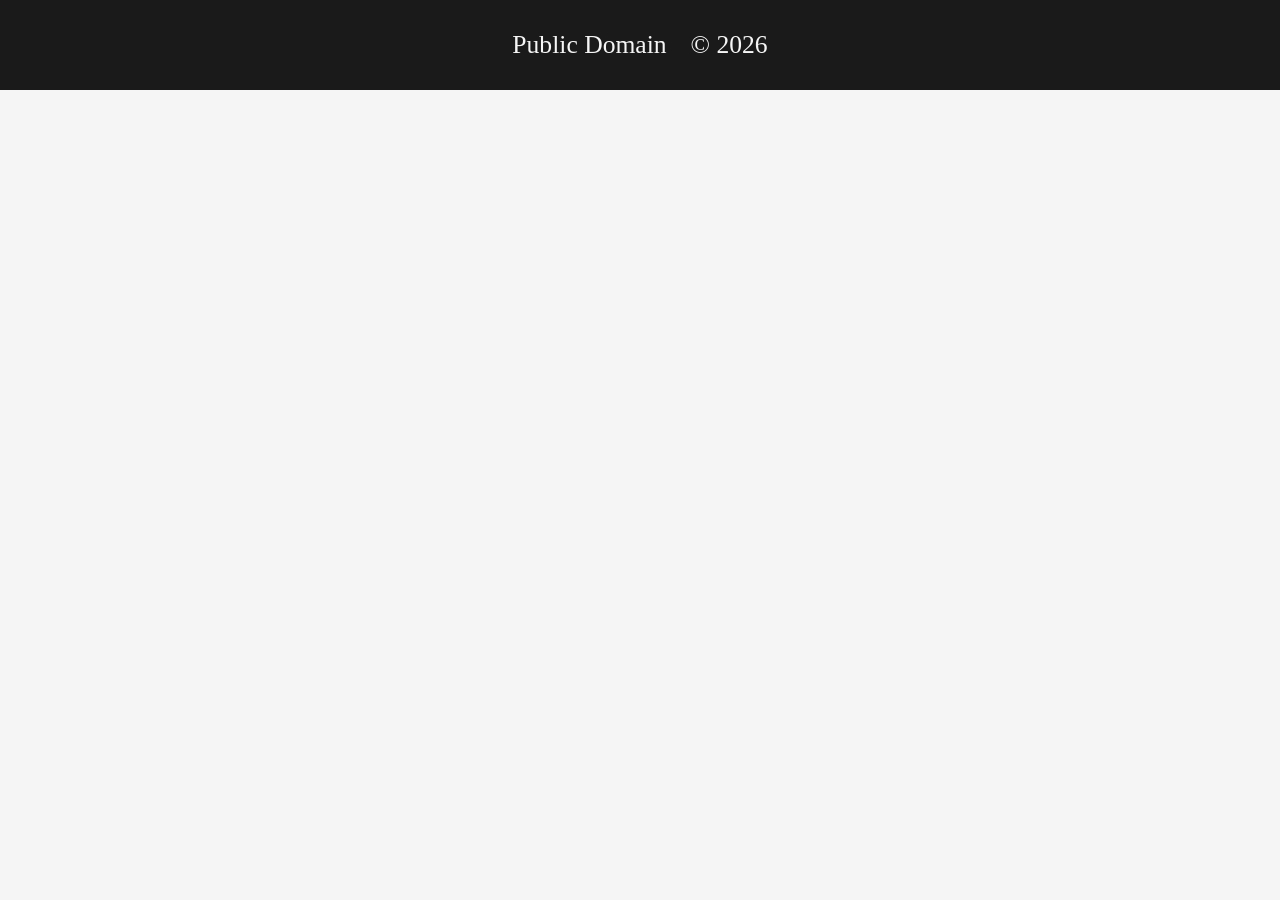
<file: index.html>
﻿<!DOCTYPE html>
<html lang="en">
<head>
    <meta http-equiv="refresh" content="0; url=Main/">
    <title>Title</title>
    <link rel="stylesheet" href="styles/base.css">
    <link rel="icon" href="assets/images/logo.png">
</head>
<body>
<div>200 Если перенос не сработал, перейдите по <a href="Main/">ссылке</a></div>
</body>
</html>
</file>
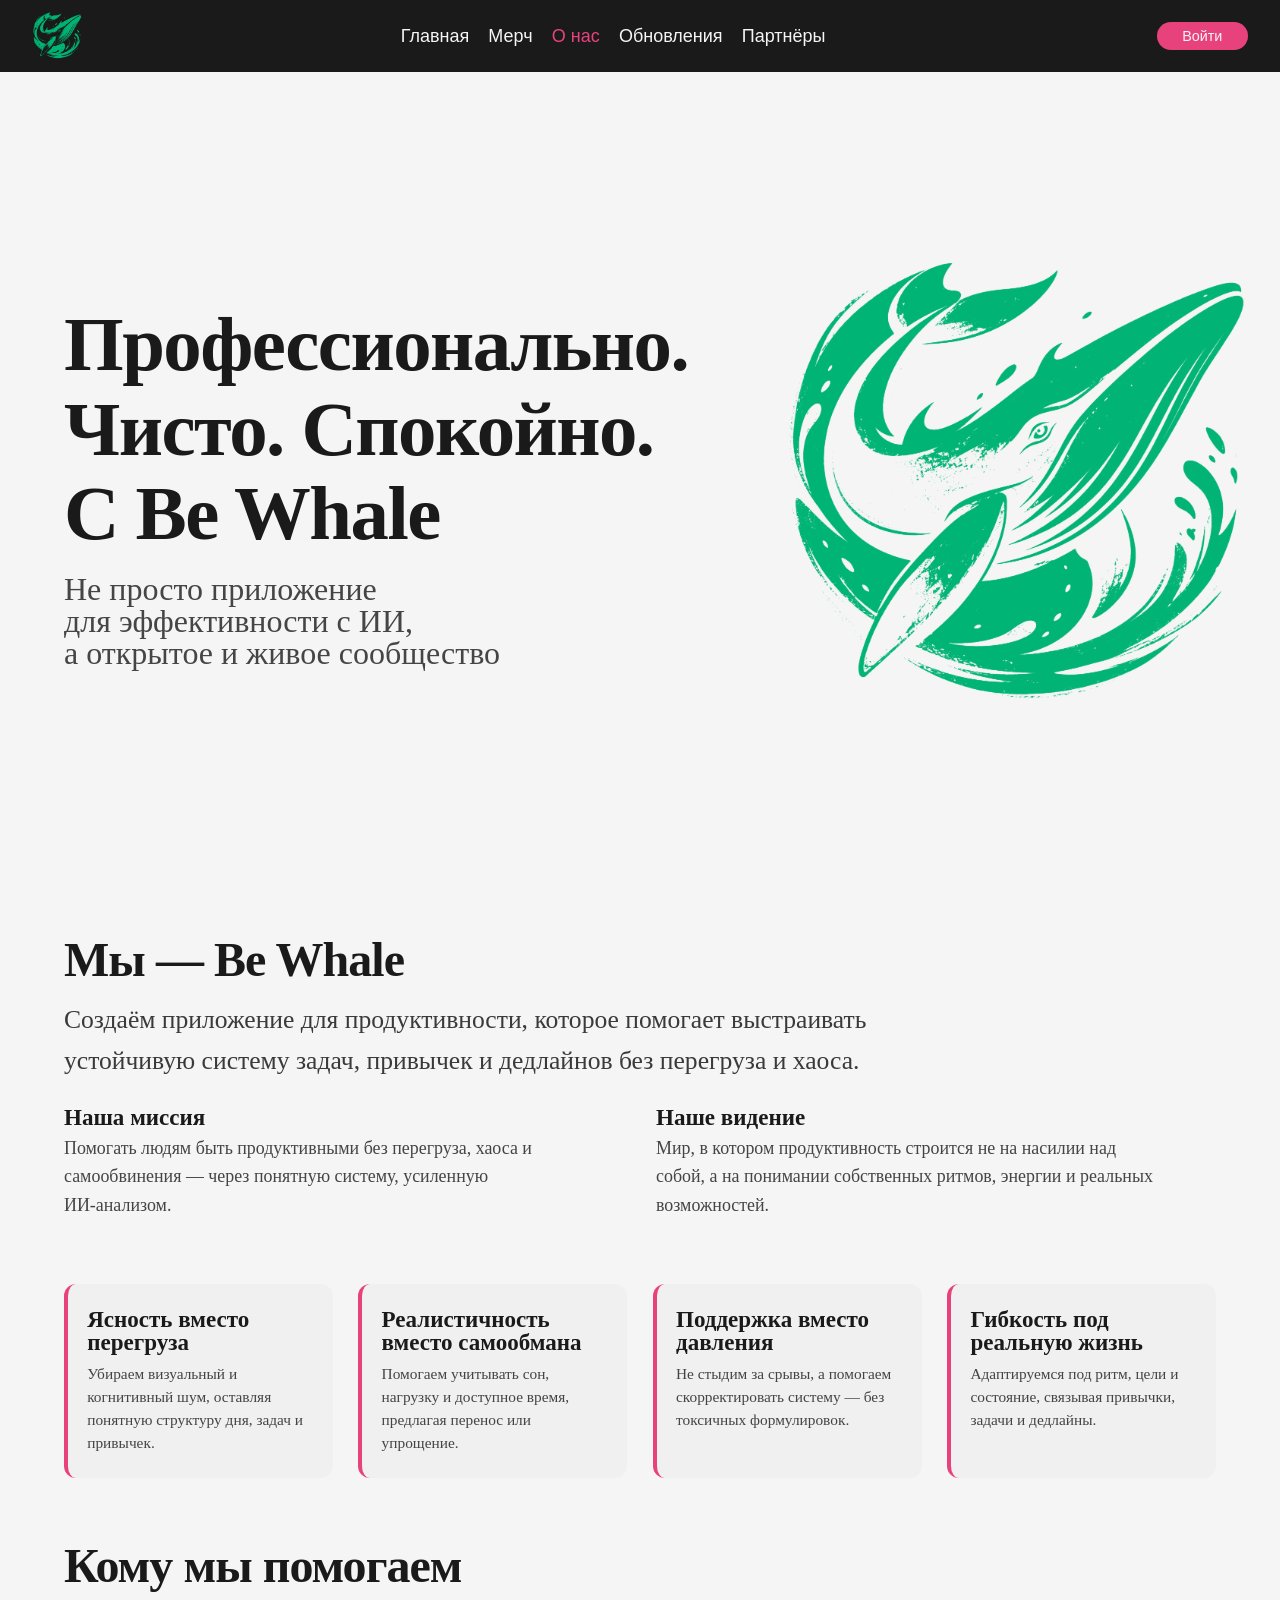
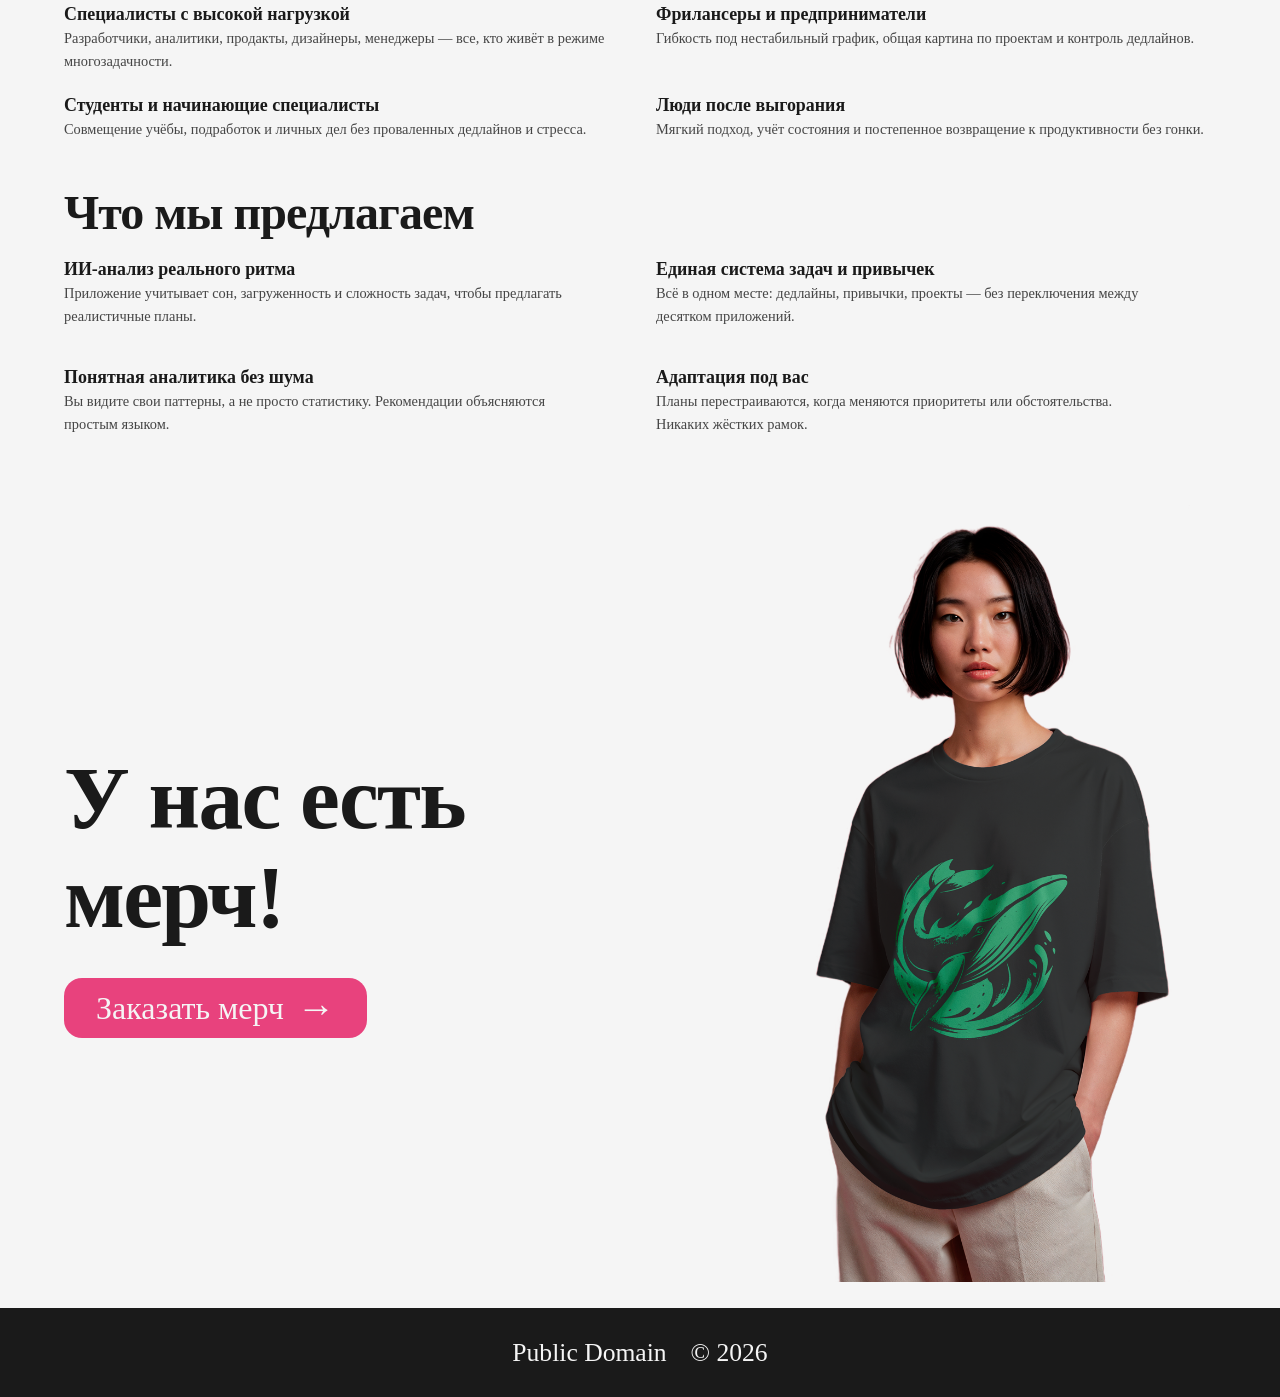
<file: About/index.html>
﻿<!DOCTYPE html>
<html lang="ru">
<head>
    <meta charset="UTF-8" />
    <title>О нас | Be Whale</title>
    <link rel="stylesheet" href="../styles/base.css" />
    <script src="../preload.js" defer data-base="../"></script>
    <script src="../anchor-scroll.js" defer></script>
    <link rel="icon" href="../assets/images/logo.png" />
    <meta name="viewport" content="width=device-width, initial-scale=1.0" />
</head>
<body>

<site-navigation base="../"></site-navigation>
<hero-banner base="../"></hero-banner>

<!-- ===== ОБНОВЛЁННАЯ СТРАНИЦА "О НАС" ===== -->
<section class="about-section">
    <div class="about-container">

        <!-- Кто мы (миссия + видение) -->
        <div class="about-block about-intro">
            <h2>Мы — Be Whale</h2>
            <p class="lead">
                Создаём приложение для продуктивности, которое помогает выстраивать устойчивую систему задач, привычек и дедлайнов без перегруза и хаоса.
            </p>
            <div class="mission-vision">
                <div>
                    <h3>Наша миссия</h3>
                    <p>Помогать людям быть продуктивными без перегруза, хаоса и самообвинения — через понятную систему, усиленную ИИ‑анализом.</p>
                </div>
                <div>
                    <h3>Наше видение</h3>
                    <p>Мир, в котором продуктивность строится не на насилии над собой, а на понимании собственных ритмов, энергии и реальных возможностей.</p>
                </div>
            </div>
        </div>

        <!-- Наши ценности (4 столбца) -->
        <div class="about-values">
            <div class="value-item">
                <h3>Ясность вместо перегруза</h3>
                <p>Убираем визуальный и когнитивный шум, оставляя понятную структуру дня, задач и привычек.</p>
            </div>
            <div class="value-item">
                <h3>Реалистичность вместо самообмана</h3>
                <p>Помогаем учитывать сон, нагрузку и доступное время, предлагая перенос или упрощение.</p>
            </div>
            <div class="value-item">
                <h3>Поддержка вместо давления</h3>
                <p>Не стыдим за срывы, а помогаем скорректировать систему — без токсичных формулировок.</p>
            </div>
            <div class="value-item">
                <h3>Гибкость под реальную жизнь</h3>
                <p>Адаптируемся под ритм, цели и состояние, связывая привычки, задачи и дедлайны.</p>
            </div>
        </div>

        <!-- Для кого мы -->
        <div class="about-block about-audience">
            <h2>Кому мы помогаем</h2>
            <div class="audience-grid">
                <div>
                    <h4>Специалисты с высокой нагрузкой</h4>
                    <p>Разработчики, аналитики, продакты, дизайнеры, менеджеры — все, кто живёт в режиме многозадачности.</p>
                </div>
                <div>
                    <h4>Фрилансеры и предприниматели</h4>
                    <p>Гибкость под нестабильный график, общая картина по проектам и контроль дедлайнов.</p>
                </div>
                <div>
                    <h4>Студенты и начинающие специалисты</h4>
                    <p>Совмещение учёбы, подработок и личных дел без проваленных дедлайнов и стресса.</p>
                </div>
                <div>
                    <h4>Люди после выгорания</h4>
                    <p>Мягкий подход, учёт состояния и постепенное возвращение к продуктивности без гонки.</p>
                </div>
            </div>
        </div>

        <!-- Что мы предлагаем (вместо ключевых характеристик) -->
        <div class="about-block about-offer">
            <h2>Что мы предлагаем</h2>
            <div class="offer-grid">
                <div class="offer-item">
                    <h4>ИИ‑анализ реального ритма</h4>
                    <p>Приложение учитывает сон, загруженность и сложность задач, чтобы предлагать реалистичные планы.</p>
                </div>
                <div class="offer-item">
                    <h4>Единая система задач и привычек</h4>
                    <p>Всё в одном месте: дедлайны, привычки, проекты — без переключения между десятком приложений.</p>
                </div>
                <div class="offer-item">
                    <h4>Понятная аналитика без шума</h4>
                    <p>Вы видите свои паттерны, а не просто статистику. Рекомендации объясняются простым языком.</p>
                </div>
                <div class="offer-item">
                    <h4>Адаптация под вас</h4>
                    <p>Планы перестраиваются, когда меняются приоритеты или обстоятельства. Никаких жёстких рамок.</p>
                </div>
            </div>
        </div>

    </div>
</section>

<merch-banner base="../"></merch-banner>

<footer class="site-footer">
    <span class="license">Public Domain</span>
    <span class="copyright">© 2026</span>
</footer>

<script type="module" src="../components/merch.js"></script>
<script type="module" src="../components/hero.js"></script>
<script type="module" src="../components/nav.js"></script>
</body>
</html>
</file>
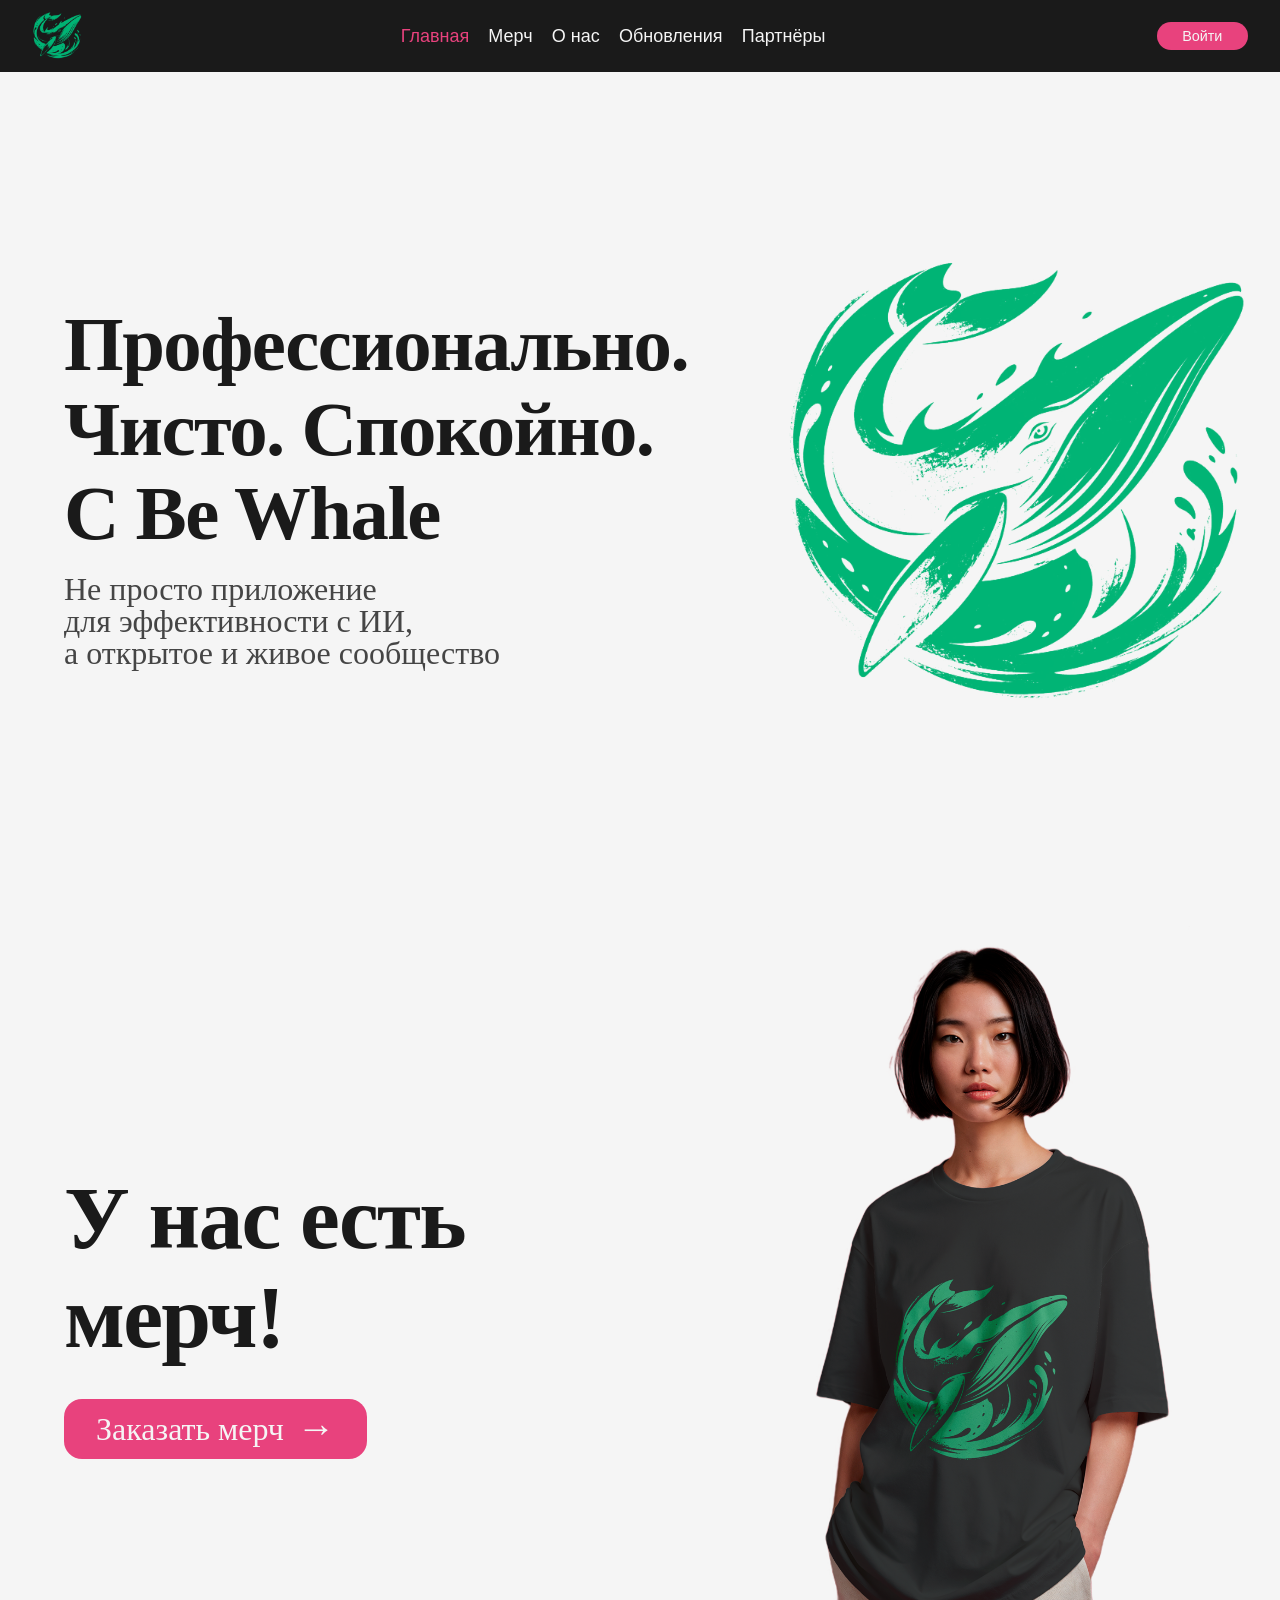
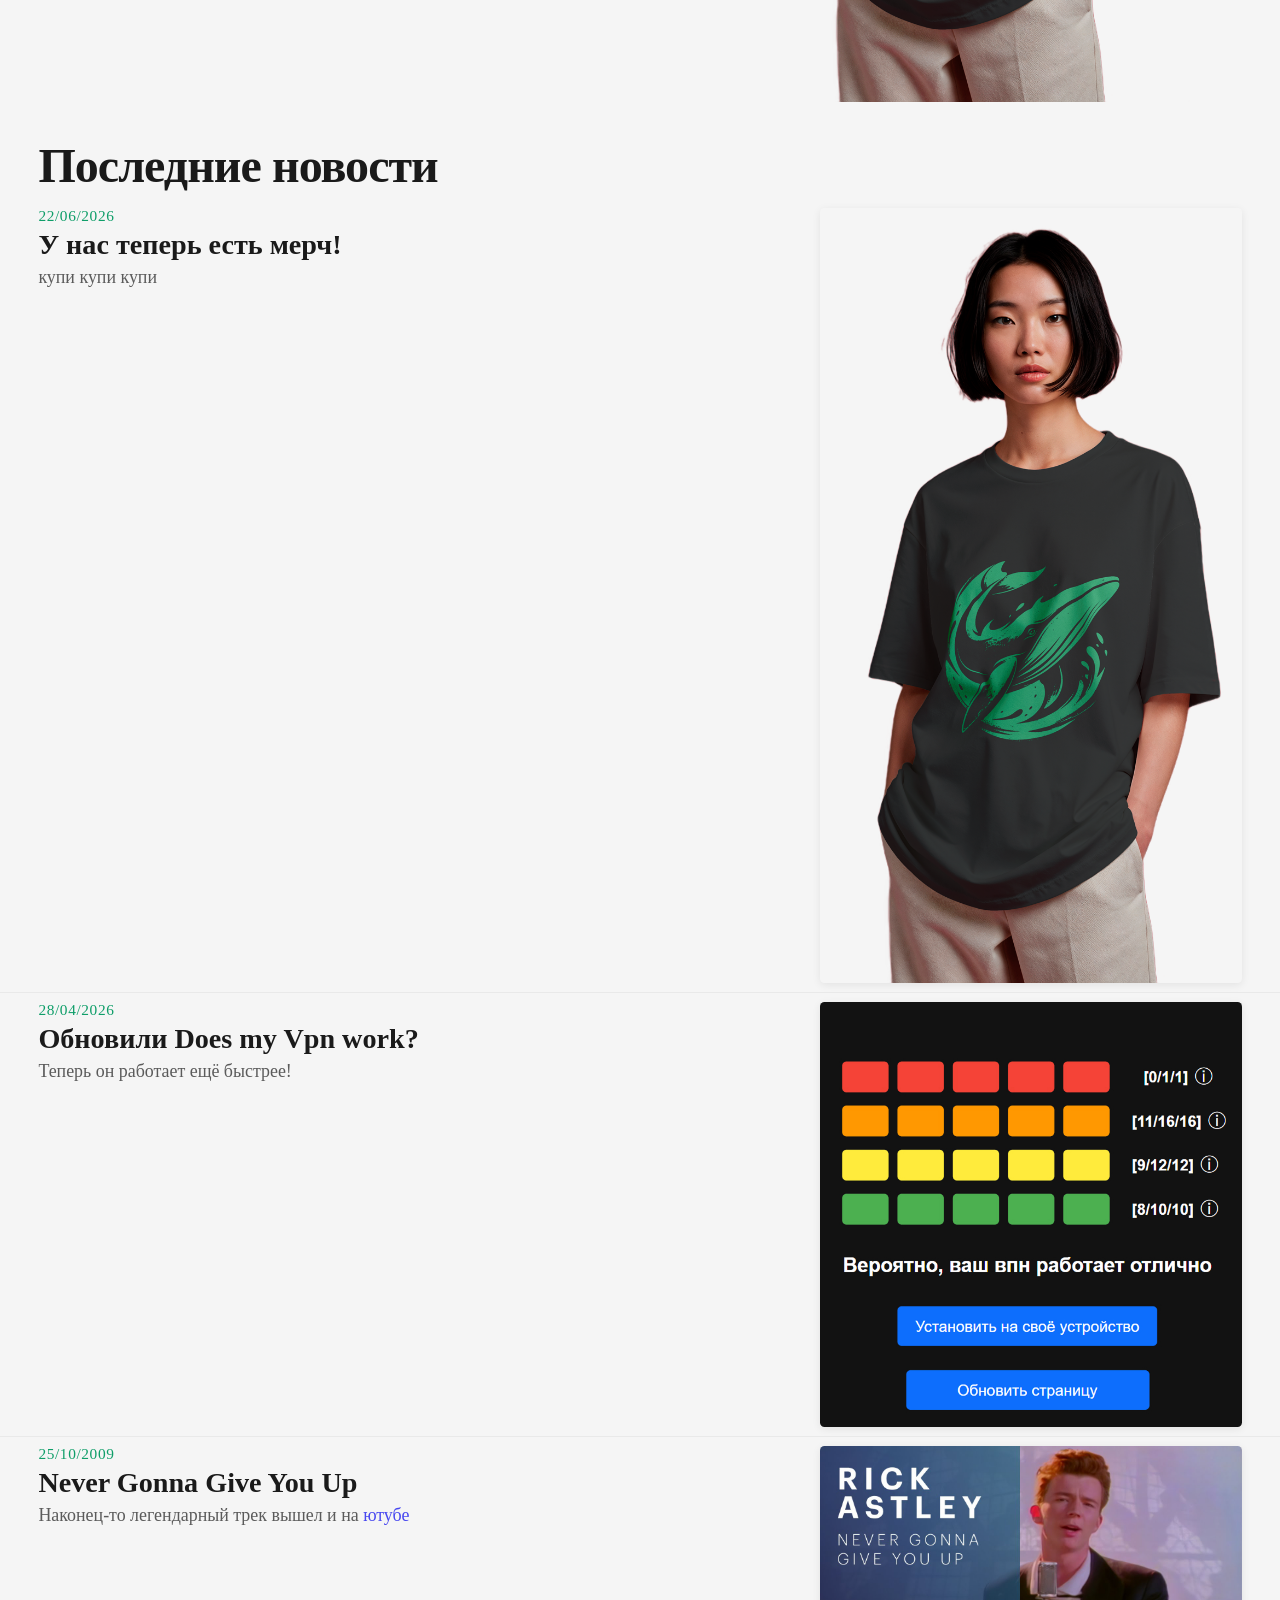
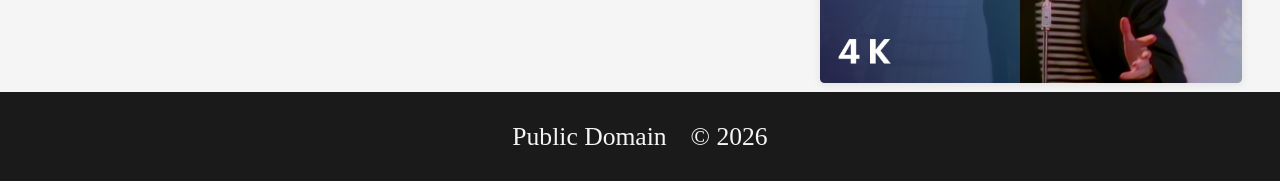
<file: Main/index.html>
﻿<!DOCTYPE html>
<html lang="en">
<head>
    <meta charset="UTF-8">
    <title>Главная | Be Whale</title>
    <link rel="stylesheet" href="../styles/base.css">
    <script src="../preload.js" defer data-base="../"></script>
    <script src="../anchor-scroll.js" defer></script>
    <link rel="icon" href="../assets/images/logo.png">
    <meta name="viewport" content="width=device-width, initial-scale=1.0">
</head>
<body>

<site-navigation base="../"></site-navigation>
<hero-banner base="../"></hero-banner>
<merch-banner base="../"></merch-banner>
<news-banner base="../" src="data/json/updates.json"></news-banner>

<footer class="site-footer">
    <span class="license">Public Domain</span>
    <span class="copyright">© 2026</span>
</footer>

<script type="module" src="../components/news.js"></script>
<script type="module" src="../components/merch.js"></script>
<script type="module" src="../components/hero.js"></script>
<script type="module" src="../components/nav.js"></script>
</body>
</html>
</file>
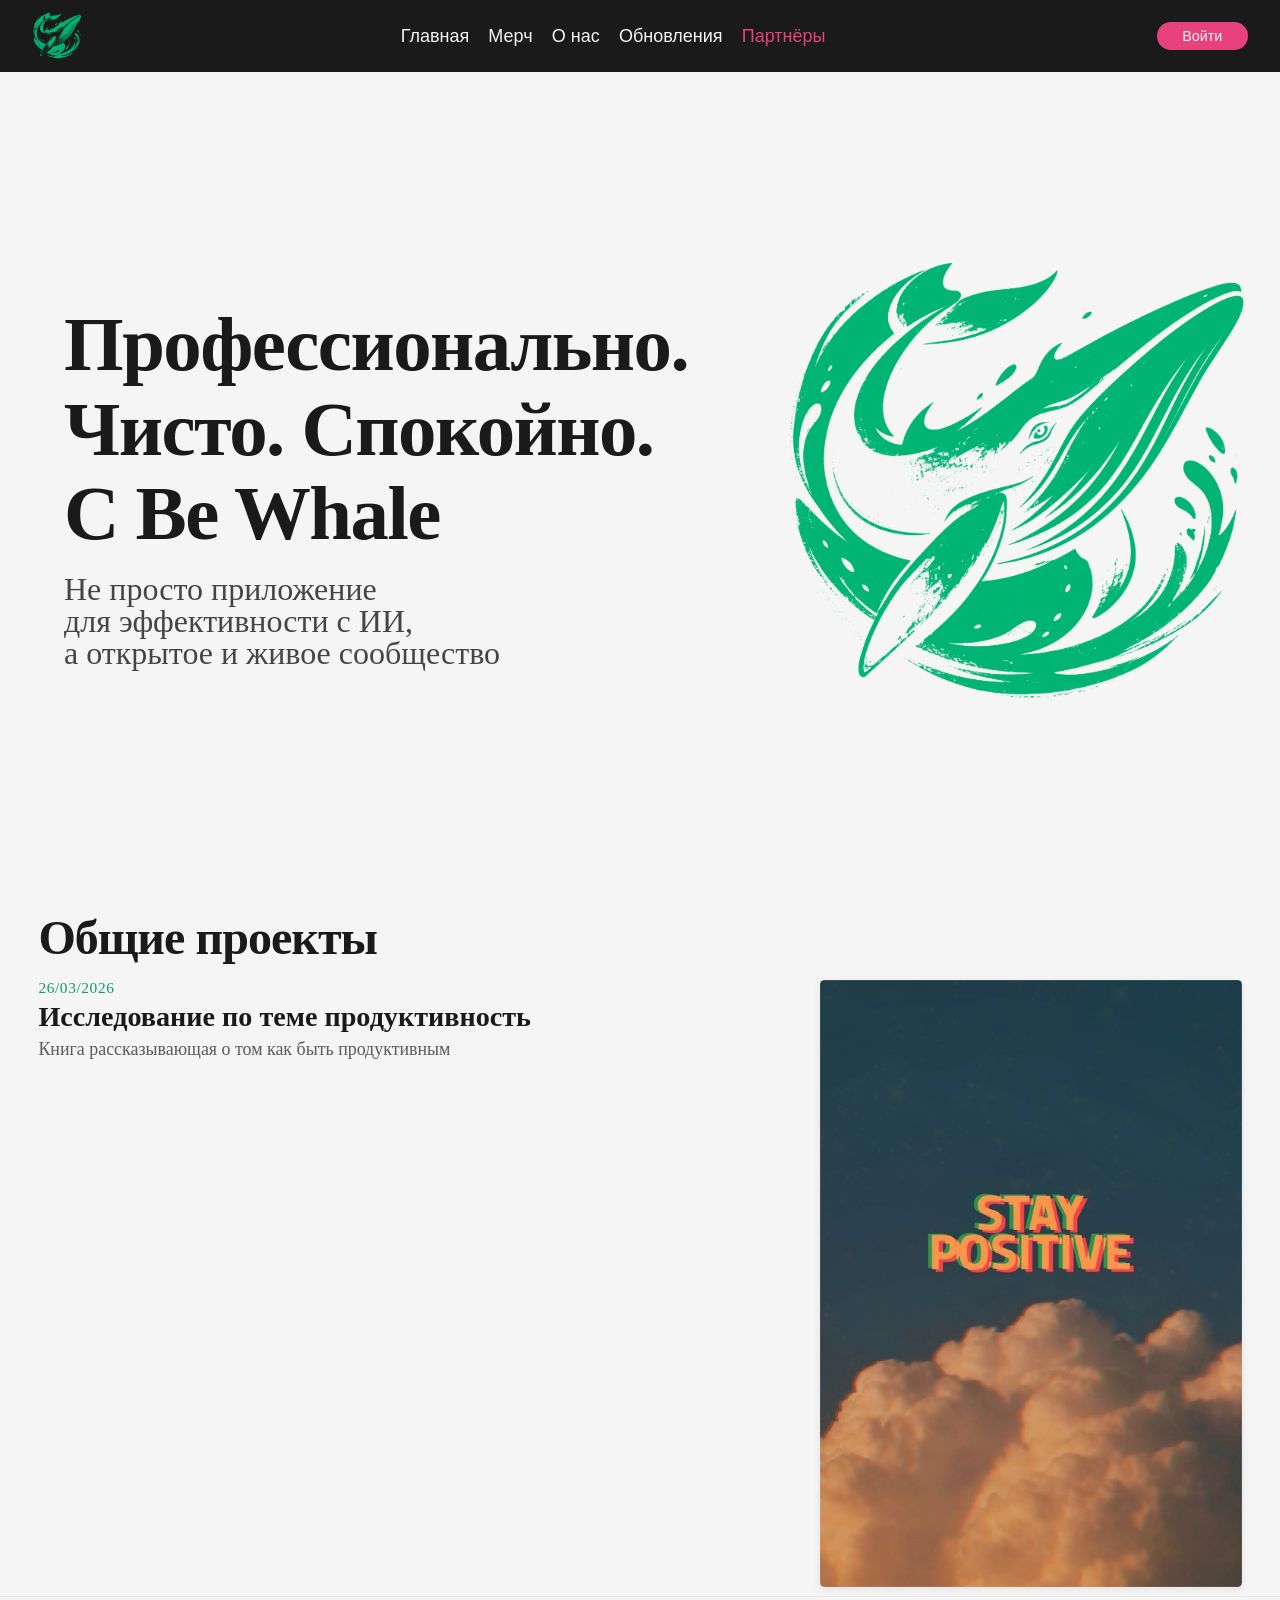
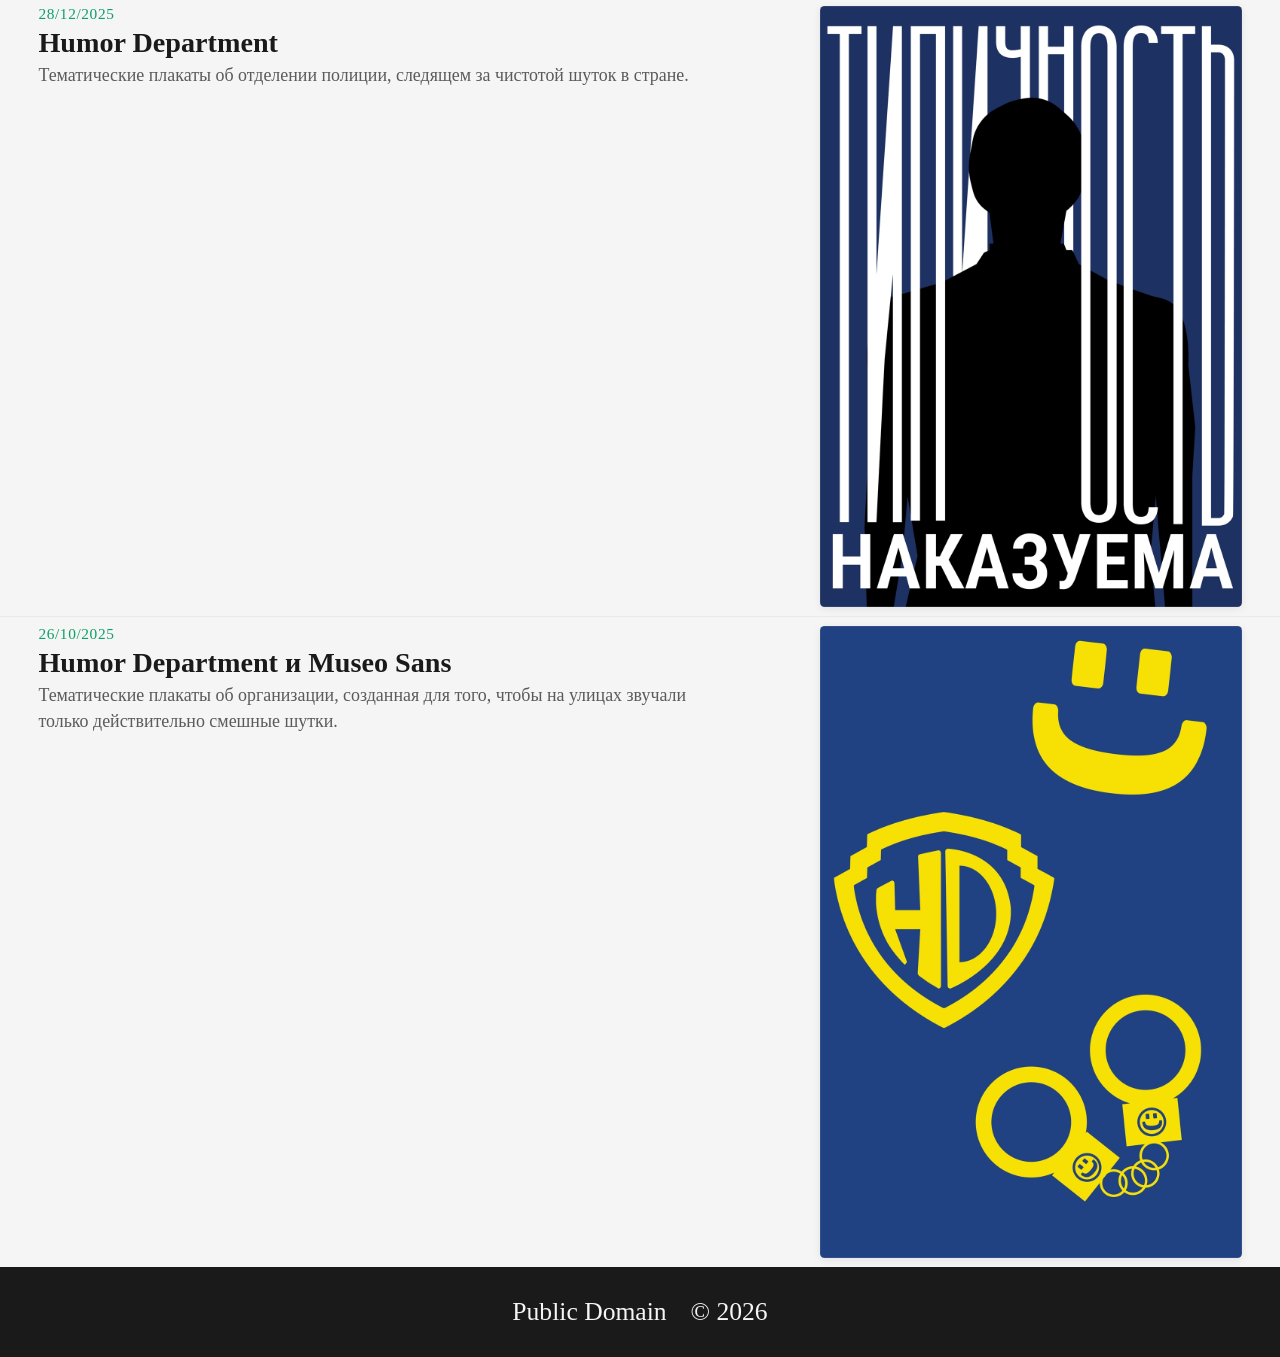
<file: Partners/index.html>
﻿<!DOCTYPE html>
<html lang="en">
<head>
    <meta charset="UTF-8">
    <title>Партнёры | Be Whale</title>
    <link rel="stylesheet" href="../styles/base.css">
    <script src="../preload.js" defer data-base="../"></script>
    <script src="../anchor-scroll.js" defer></script>
    <link rel="icon" href="../assets/images/logo.png">
    <meta name="viewport" content="width=device-width, initial-scale=1.0">
</head>
<body>

<site-navigation base="../"></site-navigation>
<hero-banner base="../"></hero-banner>
<news-banner base="../" src="data/json/projects.json"></news-banner>

<footer class="site-footer">
    <span class="license">Public Domain</span>
    <span class="copyright">© 2026</span>
</footer>

<script type="module" src="../components/news.js"></script>
<script type="module" src="../components/hero.js"></script>
<script type="module" src="../components/nav.js"></script>
</body>
</html>
</file>
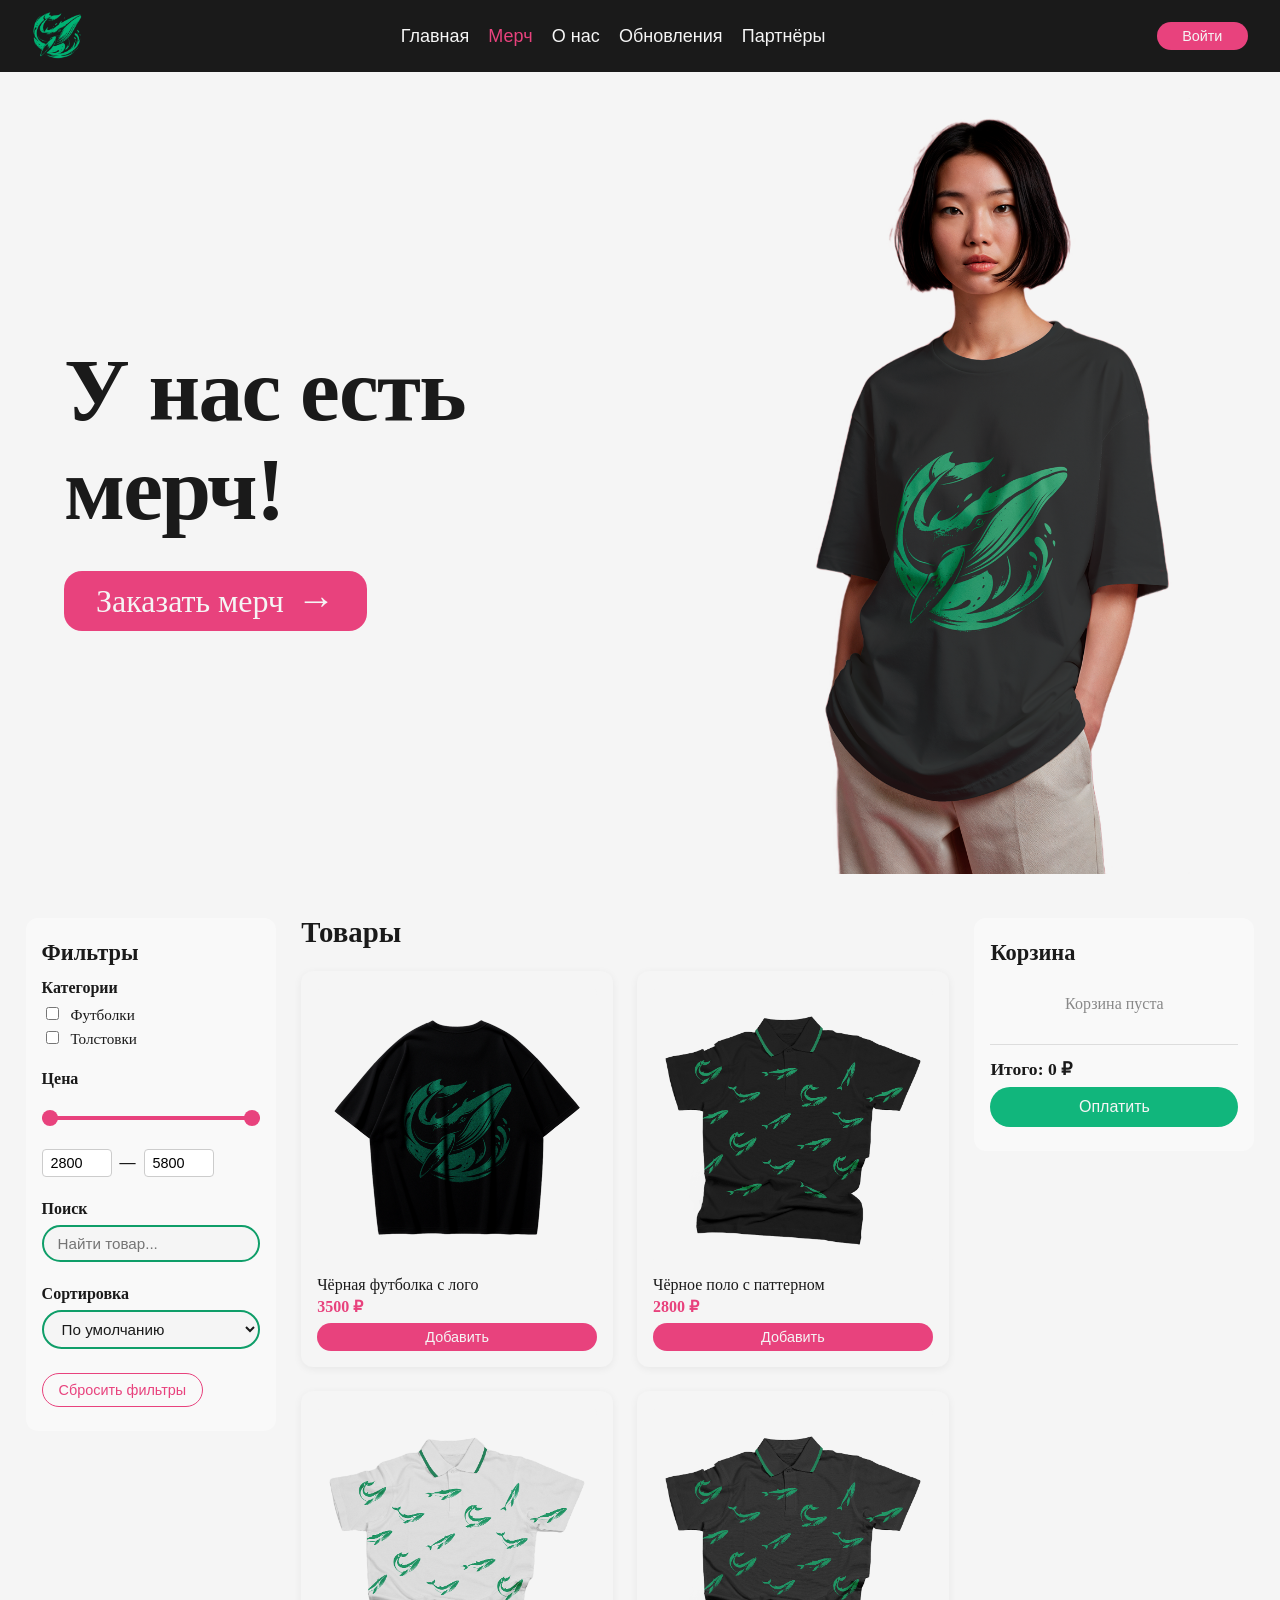
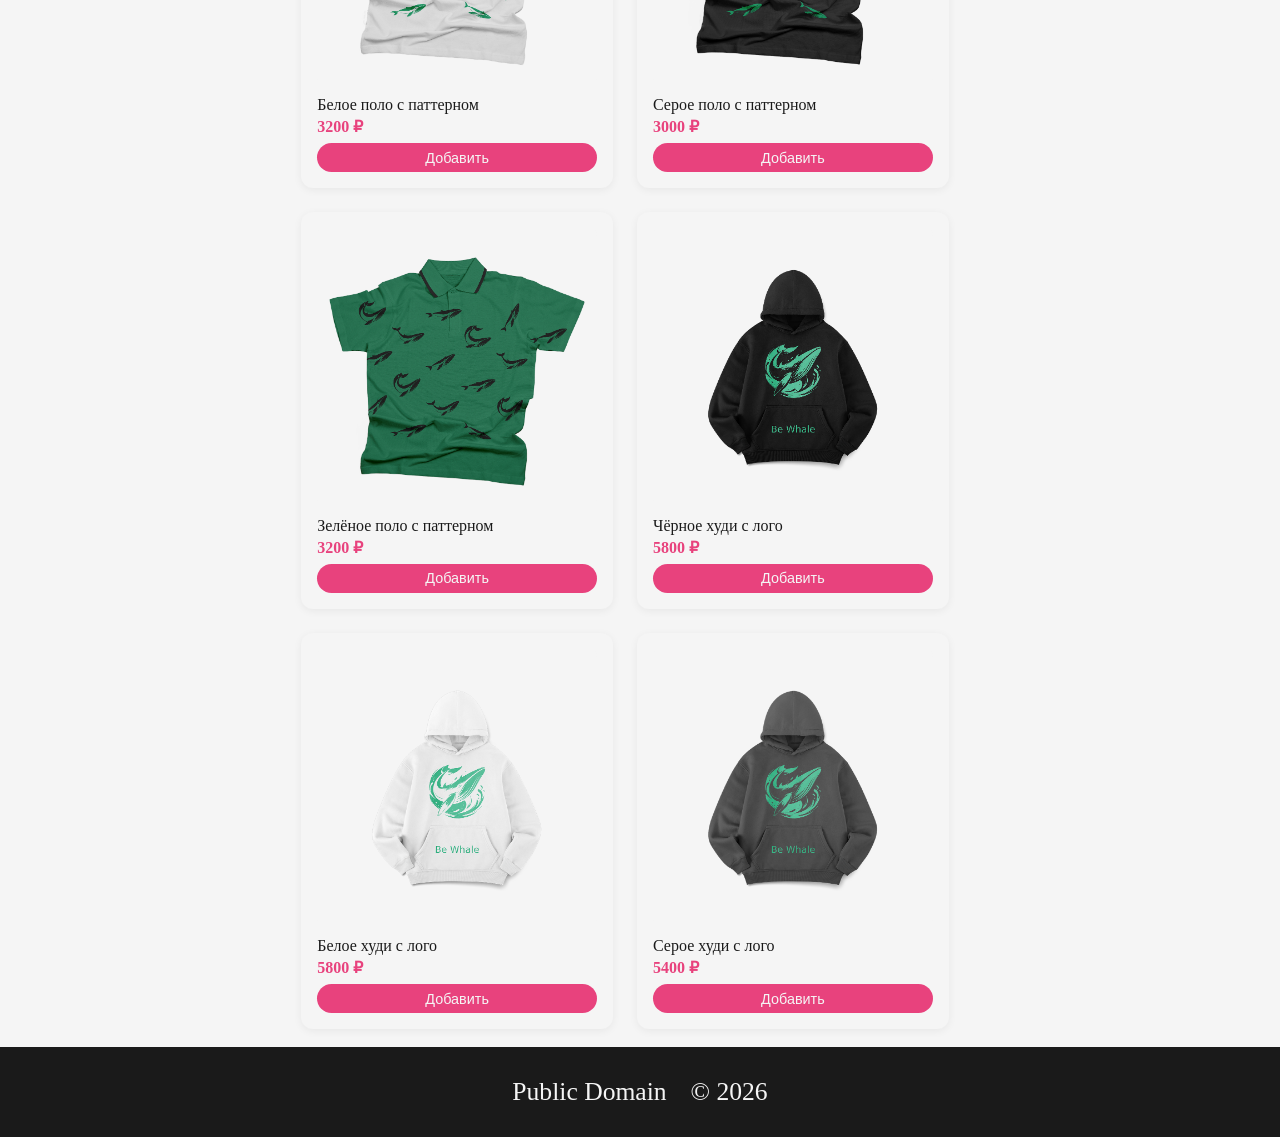
<file: Store/index.html>
﻿<!DOCTYPE html>
<html lang="ru">
<head>
    <meta charset="UTF-8" />
    <title>Мерч | Be Whale</title>
    <link rel="stylesheet" href="../styles/base.css" />
    <link rel="stylesheet" href="../styles/store.css" />
    <script src="../preload.js" defer data-base="../"></script>
    <script src="../anchor-scroll.js" defer></script>
    <link rel="icon" href="../assets/images/logo.png" />
    <meta name="viewport" content="width=device-width, initial-scale=1.0" />
</head>
<body>

<site-navigation base="../"></site-navigation>
<merch-banner base="../"></merch-banner>

<!-- Основной контейнер каталога -->
<section id="sells" class="store-section">
    <div class="store-container">
        <!-- Фильтры и сортировка -->
        <aside class="store-filters">
            <div class="filter-header">
                <h3>Фильтры</h3>
                <button class="filter-close" aria-label="Закрыть фильтры">✕</button>
            </div>
            <div class="filter-group">
                <h4>Категории</h4>
                <div id="category-filters"></div>
            </div>
            <div class="filter-group">
                <h4>Цена</h4>
                <div class="price-slider">
                    <input type="range" id="price-min" min="0" max="5000" step="10" value="0" />
                    <input type="range" id="price-max" min="0" max="5000" step="10" value="5000" />
                </div>
                <div class="price-inputs">
                    <input type="number" id="price-min-input" min="0" step="10" />
                    <span>—</span>
                    <input type="number" id="price-max-input" max="5000" step="10" />
                </div>
            </div>
            <div class="filter-group">
                <h4>Поиск</h4>
                <input type="text" id="search-input" placeholder="Найти товар..." />
            </div>
            <div class="filter-group">
                <h4>Сортировка</h4>
                <select id="sort-select">
                    <option value="default">По умолчанию</option>
                    <option value="price-asc">Цена ▲</option>
                    <option value="price-desc">Цена ▼</option>
                </select>
            </div>
            <button id="reset-filters" class="reset-btn">Сбросить фильтры</button>
        </aside>

        <!-- Список товаров -->
        <main class="store-catalog">
            <div class="catalog-header">
                <h2>Товары</h2>
                <button class="filter-toggle" aria-label="Показать фильтры">☰</button>
            </div>
            <div id="product-grid" class="product-grid"></div>
        </main>

        <!-- Корзина -->
        <aside id="cart-panel" class="cart-panel">
            <div class="cart-header">
                <h3>Корзина</h3>
                <button class="cart-close" aria-label="Закрыть корзину">✕</button>
            </div>
            <div id="cart-items" class="cart-items"></div>
            <div class="cart-footer">
                <div class="cart-total">Итого: <span id="cart-total-price">0</span> ₽</div>
                <button id="checkout-btn" class="checkout-btn">Оплатить</button>
            </div>
        </aside>
    </div>
</section>

<footer class="site-footer">
    <span class="license">Public Domain</span>
    <span class="copyright">© 2026</span>
</footer>

<script type="module" src="../components/store.js"></script>
<script type="module" src="../components/merch.js"></script>
<script type="module" src="../components/nav.js"></script>
</body>
</html>
</file>
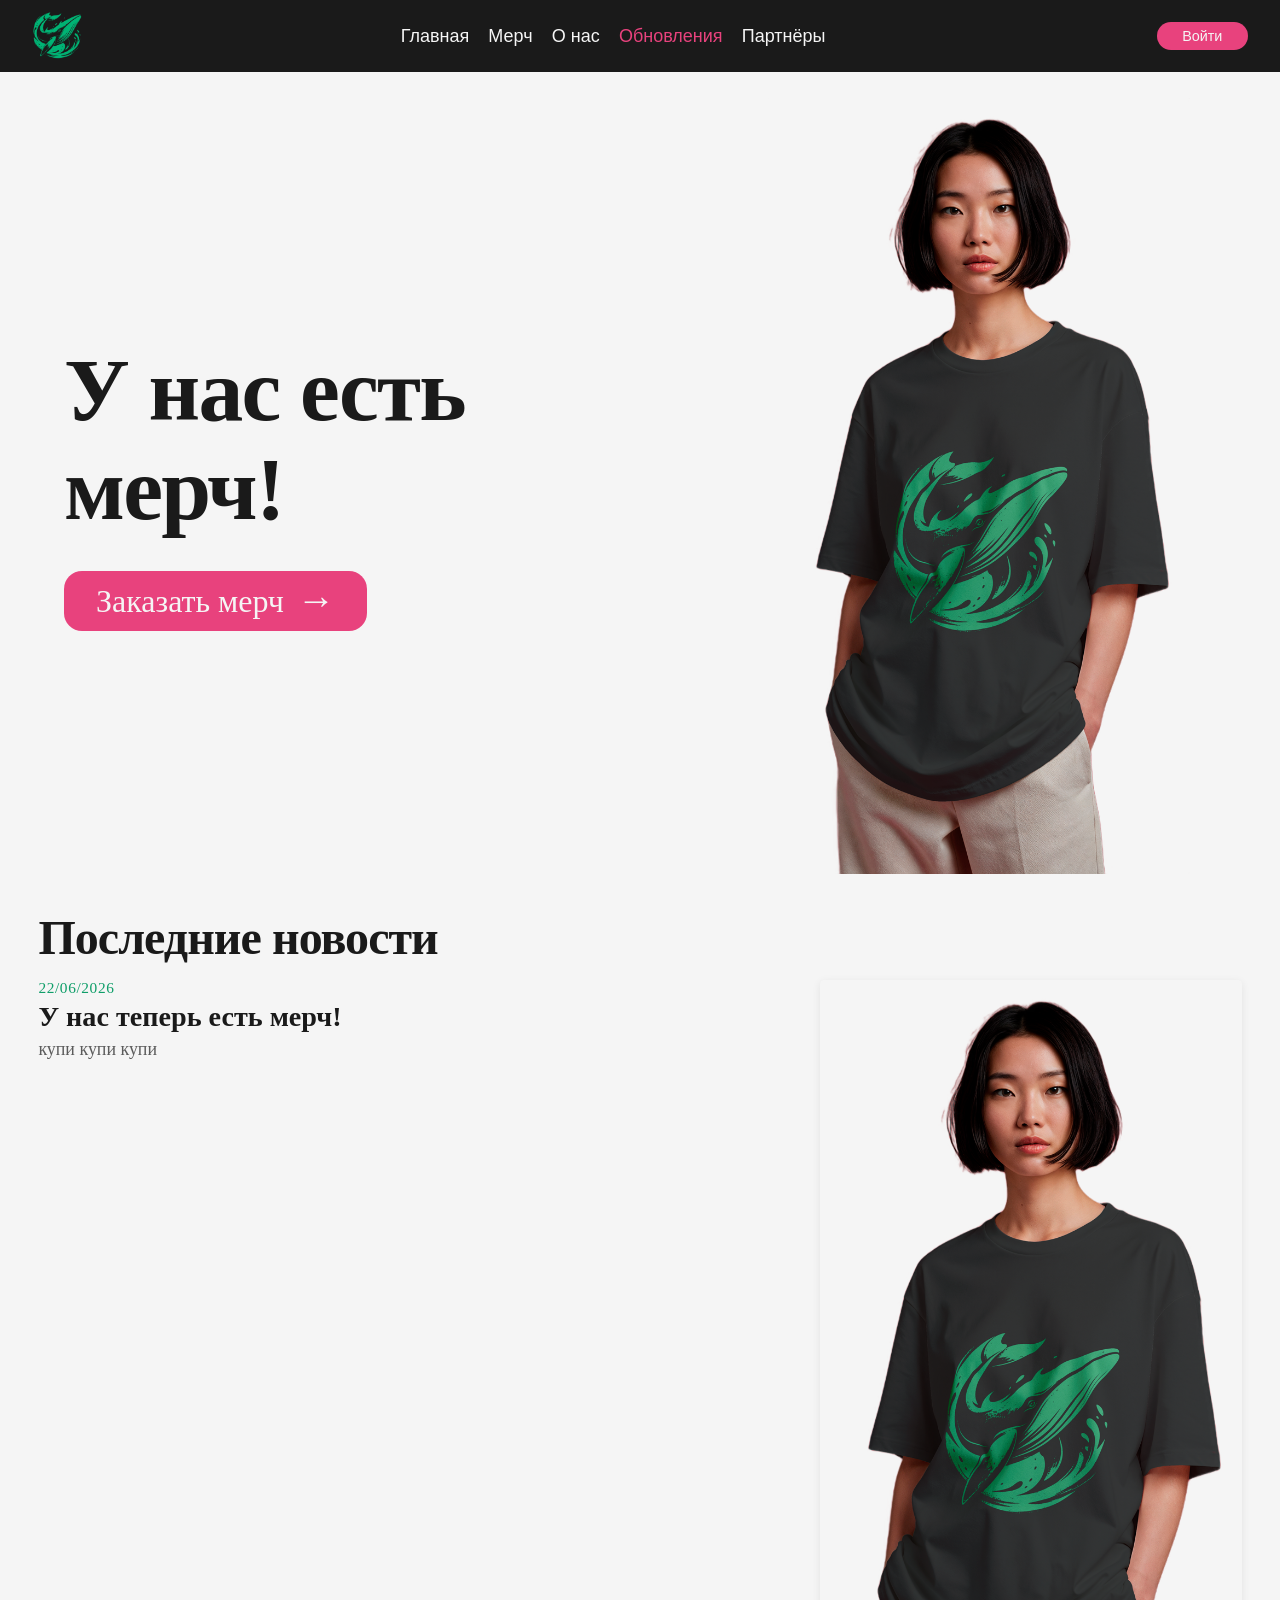
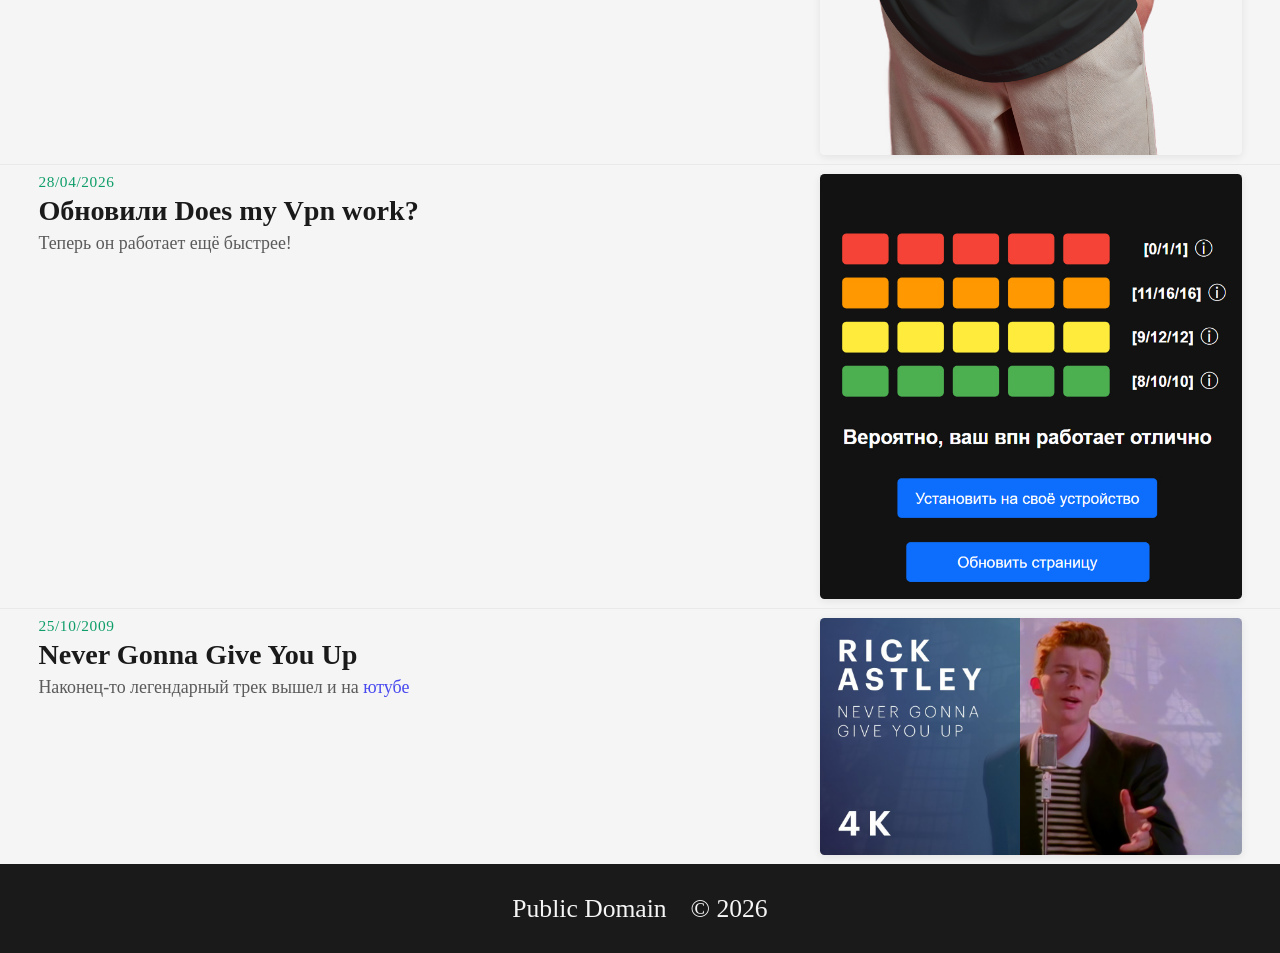
<file: Updates/index.html>
﻿<!DOCTYPE html>
<html lang="en">
<head>
    <meta charset="UTF-8">
    <title>Главная | Be Whale</title>
    <link rel="stylesheet" href="../styles/base.css">
    <script src="../preload.js" defer data-base="../"></script>
    <script src="../anchor-scroll.js" defer></script>
    <link rel="icon" href="../assets/images/logo.png">
    <meta name="viewport" content="width=device-width, initial-scale=1.0">
</head>
<body>

<site-navigation base="../"></site-navigation>
<merch-banner base="../"></merch-banner>
<news-banner base="../" src="data/json/updates.json"></news-banner>

<footer class="site-footer">
    <span class="license">Public Domain</span>
    <span class="copyright">© 2026</span>
</footer>

<script type="module" src="../components/news.js"></script>
<script type="module" src="../components/merch.js"></script>
<script type="module" src="../components/nav.js"></script>
</body>
</html>
</file>
<file: styles/base.css>
﻿@import url("reset.css");
@import url("variables.css");
@import url("global.css");
@import url("nav.css");
@import url("about.css");
@import url("hero.css");
@import url("merch.css");
@import url("news.css");
</file>
<file: styles/store.css>
﻿/* store.css – каталог, фильтры, корзина */

/* --- Общий контейнер --- */
.store-section {
    padding: 2vh 2vw;
    background: var(--white);
    color: var(--black);
}

.store-container {
    display: flex;
    gap: 2vw;
    max-width: 1400px;
    margin: 0 auto;
    position: relative;
}

/* --- Фильтры (левая панель) --- */
.store-filters {
    flex: 0 0 250px;
    background: #f9f9f9;
    padding: 1.5rem 1rem;
    border-radius: 0.75rem;
    height: fit-content;
    position: sticky;
    top: 10vh;
    transition: transform 0.3s ease;
}

.filter-header {
    display: flex;
    justify-content: space-between;
    align-items: center;
    margin-bottom: 1rem;
}
.filter-header h3 {
    font-size: 1.4rem;
    font-weight: 600;
}
.filter-close {
    display: none;
    background: none;
    border: none;
    font-size: 1.5rem;
    cursor: pointer;
}

.filter-group {
    margin-bottom: 1.5rem;
}
.filter-group h4 {
    font-size: 1rem;
    font-weight: 600;
    margin-bottom: 0.5rem;
}
.filter-group label {
    display: block;
    margin: 0.3rem 0;
    font-size: 0.95rem;
}
.filter-group input[type="checkbox"] {
    margin-right: 0.5rem;
}

.price-slider {
    position: relative;
    height: 30px;
    margin: 1rem 0;
    background: transparent; /* прозрачный фон */
}

/* Серая дорожка на всю ширину */
.price-slider::before {
    content: '';
    position: absolute;
    top: 50%;
    left: 0;
    right: 0;
    height: 4px;
    transform: translateY(-50%);
    background: #ddd;
    border-radius: 2px;
    z-index: 0;
}

/* Розовая активная часть между ползунками */
.price-slider .track-active {
    position: absolute;
    top: 50%;
    height: 4px;
    transform: translateY(-50%);
    background: var(--pink);
    border-radius: 2px;
    z-index: 1;
    pointer-events: none;
    left: 0%;
    width: 0%;
}

.price-slider input[type="range"] {
    position: absolute;
    width: 100%;
    height: 4px;
    background: transparent;
    pointer-events: none;
    -webkit-appearance: none;
    appearance: none;
    top: 50%;
    transform: translateY(-50%);
    margin: 0;
    z-index: 2;
}

.price-slider input[type="range"]::-webkit-slider-runnable-track {
    height: 4px;
    background: transparent;
}
.price-slider input[type="range"]::-moz-range-track {
    height: 4px;
    background: transparent;
}

.price-slider input[type="range"]::-webkit-slider-thumb {
    pointer-events: auto;
    -webkit-appearance: none;
    appearance: none;
    width: 16px;
    height: 16px;
    background: var(--pink);
    border-radius: 50%;
    cursor: pointer;
    margin-top: -6px; /* центрирование */
}
.price-slider input[type="range"]::-moz-range-thumb {
    pointer-events: auto;
    width: 16px;
    height: 16px;
    background: var(--pink);
    border-radius: 50%;
    cursor: pointer;
    border: none;
}

.price-inputs {
    display: flex;
    align-items: center;
    gap: 0.5rem;
    margin-top: 0.5rem;
}
.price-inputs input[type="number"] {
    width: 70px;
    padding: 0.3rem 0.5rem;
    border: 1px solid #ccc;
    border-radius: 4px;
    font-size: 0.9rem;
}
.price-inputs span {
    font-weight: 600;
}

.reset-btn {
    background: none;
    border: 1px solid var(--pink);
    color: var(--pink);
    padding: 0.5rem 1rem;
    border-radius: 2rem;
    cursor: pointer;
    transition: 0.2s;
    font-size: 0.9rem;
}
.reset-btn:hover {
    background: var(--pink);
    color: var(--white);
}

/* --- Каталог (центр) --- */
.store-catalog {
    flex: 1;
}
.catalog-header {
    display: flex;
    justify-content: space-between;
    align-items: center;
    margin-bottom: 1.5rem;
}
.catalog-header h2 {
    font-size: 1.8rem;
    font-weight: 700;
}
.filter-toggle {
    display: none;
    background: none;
    border: none;
    font-size: 2rem;
    cursor: pointer;
    padding: 0.2rem 0.5rem;
}

.product-grid {
    display: grid;
    grid-template-columns: repeat(auto-fill, minmax(200px, 1fr));
    gap: 1.5rem;
}

.product-card {
    background: var(--white);
    border-radius: 0.75rem;
    box-shadow: 0 2px 8px rgba(0,0,0,0.06);
    padding: 1rem;
    display: flex;
    flex-direction: column;
    transition: transform 0.2s;
}
.product-card:hover {
    transform: translateY(-3px);
}
.product-image {
    width: 100%;
    padding-bottom: 100%;
    position: relative;
    background: var(--white);
    border-radius: 0.5rem;
    overflow: hidden;
}
.product-image img {
    position: absolute;
    top: 0;
    left: 0;
    width: 100%;
    height: 100%;
    object-fit: contain;
}
.product-name {
    font-size: 1rem;
    font-weight: 500;
    margin: 0.5rem 0 0.2rem;
    line-height: 1.3;
}
.product-price {
    font-weight: 600;
    color: var(--pink);
    margin-bottom: 0.5rem;
}
.product-actions {
    margin-top: auto;
}
.add-btn {
    background: var(--pink);
    color: var(--white);
    border: none;
    padding: 0.4rem 1rem;
    border-radius: 2rem;
    cursor: pointer;
    font-size: 0.9rem;
    transition: 0.2s;
    width: 100%;
}
.add-btn:hover {
    background: #d43b6e;
}
.quantity-control {
    display: flex;
    align-items: center;
    justify-content: center;
    gap: 0.5rem;
}
.qty-btn {
    width: 30px;
    height: 30px;
    border-radius: 50%;
    border: 1px solid #ccc;
    background: var(--white);
    font-size: 1.2rem;
    cursor: pointer;
    display: flex;
    align-items: center;
    justify-content: center;
    transition: 0.2s;
}
.qty-btn:hover {
    background: #f0f0f0;
}
.qty-count {
    font-weight: 600;
    min-width: 20px;
    text-align: center;
}
.no-products {
    grid-column: 1 / -1;
    text-align: center;
    padding: 3rem;
    color: #888;
}

/* --- Корзина (правая панель) --- */
.cart-panel {
    flex: 0 0 280px;
    background: #f9f9f9;
    padding: 1.5rem 1rem;
    border-radius: 0.75rem;
    height: fit-content;
    position: sticky;
    top: 10vh;
    max-height: 80vh;
    display: flex;
    flex-direction: column;
}
.cart-header {
    display: flex;
    justify-content: space-between;
    align-items: center;
    margin-bottom: 1rem;
}
.cart-header h3 {
    font-size: 1.4rem;
    font-weight: 600;
}
.cart-close {
    display: none;
    background: none;
    border: none;
    font-size: 1.5rem;
    cursor: pointer;
}
.cart-items {
    flex: 1;
    overflow-y: auto;
    margin-bottom: 1rem;
}
.empty-cart {
    color: #888;
    text-align: center;
    padding: 1rem 0;
}
.cart-item {
    display: flex;
    align-items: center;
    gap: 0.5rem;
    padding: 0.5rem 0;
    border-bottom: 1px solid #eee;
    font-size: 0.9rem;
}
.cart-item-name {
    flex: 1;
    font-weight: 500;
}
.cart-item-price {
    color: var(--black);
}
.cart-item-qty {
    display: flex;
    align-items: center;
    gap: 0.3rem;
}
.cart-item-qty button {
    width: 24px;
    height: 24px;
    border-radius: 50%;
    border: 1px solid var(--white);
    background: var(--white);
    cursor: pointer;
    font-size: 1rem;
}
.cart-item-total {
    font-weight: 600;
    color: var(--pink);
}
.cart-footer {
    border-top: 1px solid #ddd;
    padding-top: 1rem;
}
.cart-total {
    font-size: 1.1rem;
    font-weight: 600;
    margin-bottom: 0.5rem;
}
.checkout-btn {
    background: var(--green);
    color: var(--white);
    border: none;
    padding: 0.7rem 1rem;
    border-radius: 2rem;
    font-size: 1rem;
    cursor: pointer;
    width: 100%;
    transition: 0.2s;
}
.checkout-btn:hover {
    background: var(--dark-green);
}



/* --- Адаптивность --- */
@media screen and (max-width: 1024px) {
    .store-container {
        flex-wrap: wrap;
    }
    .store-filters {
        flex: 1 1 100%;
        position: static;
        margin-bottom: 1.5rem;
    }
    .cart-panel {
        flex: 1 1 100%;
        position: static;
        max-height: none;
        margin-top: 1.5rem;
    }
    .product-grid {
        grid-template-columns: repeat(auto-fill, minmax(160px, 1fr));
    }
}

@media screen and (max-width: 768px) {
    .store-section {
        padding: 1vh 2vw;
    }
    .store-filters {
        transform: translateX(-100%);
        position: fixed;
        top: 0;
        left: 0;
        width: 80%;
        max-width: 300px;
        height: 100vh;
        background: var(--white);
        z-index: 999;
        padding: 2rem 1.5rem;
        box-shadow: 2px 0 10px rgba(0,0,0,0.2);
        overflow-y: auto;
        transition: transform 0.3s ease;
        border-radius: 0;
        padding-top: calc(8vh + 1.5rem);
    }
    .store-filters.open {
        transform: translateX(0);
    }
    .filter-close {
        display: block;
    }
    .filter-toggle {
        display: block;
    }
    .cart-panel {
        position: fixed;
        bottom: 0;
        left: 0;
        right: 0;
        max-height: 60vh;
        background: var(--white);
        border-radius: 1rem 1rem 0 0;
        box-shadow: 0 -2px 10px rgba(0,0,0,0.1);
        padding: 1.5rem;
        transform: translateY(100%);
        transition: transform 0.3s ease;
        z-index: 1000;
        flex: none;
    }
    .cart-panel.open {
        transform: translateY(0);
    }
    .cart-close {
        display: block;
    }
    .product-grid {
        grid-template-columns: repeat(auto-fill, minmax(140px, 1fr));
        gap: 1rem;
    }
    .cart-item {
        font-size: 0.85rem;
    }
}

@media screen and (max-width: 480px) {
    .product-grid {
        grid-template-columns: repeat(2, 1fr);
        gap: 0.8rem;
    }
    .product-card {
        padding: 0.6rem;
    }
    .product-name {
        font-size: 0.9rem;
    }
    .product-price {
        font-size: 0.9rem;
    }
    .add-btn {
        font-size: 0.8rem;
        padding: 0.3rem 0.5rem;
    }
    .qty-btn {
        width: 26px;
        height: 26px;
        font-size: 1rem;
    }
}

.cart-toggle {
    display: none;
    position: fixed;
    bottom: 20px;
    right: 20px;
    width: 56px;
    height: 56px;
    border-radius: 50%;
    background: var(--pink);
    border: none;
    box-shadow: 0 4px 16px rgba(232, 66, 125, 0.4);
    cursor: pointer;
    z-index: 1001;
    transition: transform 0.2s, box-shadow 0.2s;
    align-items: center;
    justify-content: center;
    touch-action: manipulation;
}
.cart-toggle:active {
    transform: scale(0.92);
}
.cart-toggle .cart-icon {
    font-size: 26px;
    line-height: 1;
    color: var(--white);
}
.cart-toggle .cart-badge {
    position: absolute;
    top: -4px;
    right: -4px;
    min-width: 22px;
    height: 22px;
    border-radius: 50%;
    background: var(--black);
    color: var(--white);
    font-size: 11px;
    font-weight: 700;
    display: flex;
    align-items: center;
    justify-content: center;
    padding: 0 5px;
    box-sizing: border-box;
    border: 2px solid var(--white);
    transition: transform 0.2s;
}
.cart-toggle .cart-badge.zero {
    opacity: 0.5;
}

@media screen and (max-width: 768px) {
    .cart-toggle {
        display: flex;
    }

    .cart-panel {
        position: fixed;
        bottom: 0;
        left: 0;
        right: 0;
        max-height: 60vh;
        background: var(--white);
        border-radius: 1.2rem 1.2rem 0 0;
        box-shadow: 0 -4px 20px rgba(0, 0, 0, 0.12);
        padding: 1.5rem;
        transform: translateY(100%);
        transition: transform 0.35s cubic-bezier(0.32, 0.72, 0, 1);
        z-index: 1000;
        flex: none;
        width: 100%;
        touch-action: pan-y;
    }
    .cart-panel.open {
        transform: translateY(0);
    }

    .cart-close {
        display: block;
    }

    .cart-panel.open ~ .cart-toggle {
        bottom: calc(20px + 60vh);
    }

}

@media screen and (max-width: 480px) {
    .cart-toggle {
        width: 48px;
        height: 48px;
        bottom: 16px;
        right: 16px;
    }
    .cart-toggle .cart-icon {
        font-size: 22px;
    }
    .cart-toggle .cart-badge {
        min-width: 20px;
        height: 20px;
        font-size: 10px;
        top: -3px;
        right: -3px;
    }
    .cart-panel {
        padding: 1rem;
        max-height: 70vh;
        border-radius: 1rem 1rem 0 0;
    }
}

@media screen and (min-width: 769px) {
    .cart-toggle {
        display: none !important;
    }
    .cart-panel {
        position: sticky;
        top: 10vh;
        transform: none !important;
        max-height: 80vh;
        border-radius: 0.75rem;
        box-shadow: none;
        background: #f9f9f9;
        padding: 1.5rem 1rem;
        flex: 0 0 280px;
        width: auto;
    }
    .cart-close {
        display: none !important;
    }
}

/* Скрытие плавающей кнопки при открытой панели */
.cart-toggle.hidden {
    display: none;
}

/* ===== ПЕРЕОПРЕДЕЛЕНИЕ ДЛЯ МОБИЛЬНЫХ (гарантированное скрытие) ===== */
@media screen and (max-width: 768px) {
    .cart-panel {
        position: fixed !important;
        bottom: 0 !important;
        left: 0 !important;
        right: 0 !important;
        max-height: 70vh !important;
        background: var(--white) !important;
        border-radius: 1.2rem 1.2rem 0 0 !important;
        box-shadow: 0 -4px 20px rgba(0,0,0,0.12) !important;
        padding: 1.5rem !important;
        transform: translateY(100%) !important;
        transition: transform 0.35s cubic-bezier(0.32, 0.72, 0, 1) !important;
        z-index: 1000 !important;
        flex: none !important;
        width: 100% !important;
        top: auto !important; /* отключаем sticky */
        height: auto !important;
        overflow-y: auto;
    }
    .cart-panel.open {
        transform: translateY(0) !important;
    }
    .cart-close {
        display: block !important;
    }
    .cart-toggle {
        display: flex !important;
    }
    .cart-toggle.hidden {
        display: none !important;
    }
}

#category-filters input[type="checkbox"] {
    accent-color: var(--green);
}

#search-input,
#sort-select {
    border: 2px solid var(--dark-green);
    border-radius: 20px;
    padding: 8px 14px;
    font-size: 0.95rem;
    background: var(--white);
    color: var(--black);
    outline: none;
    width: 100%;
    box-sizing: border-box;
    transition: border-color 0.2s, box-shadow 0.2s;
}
#search-input:focus,
#sort-select:focus {
    border-color: var(--green);
    box-shadow: 0 0 0 3px rgba(17, 182, 124, 0.2);
}
</file>
